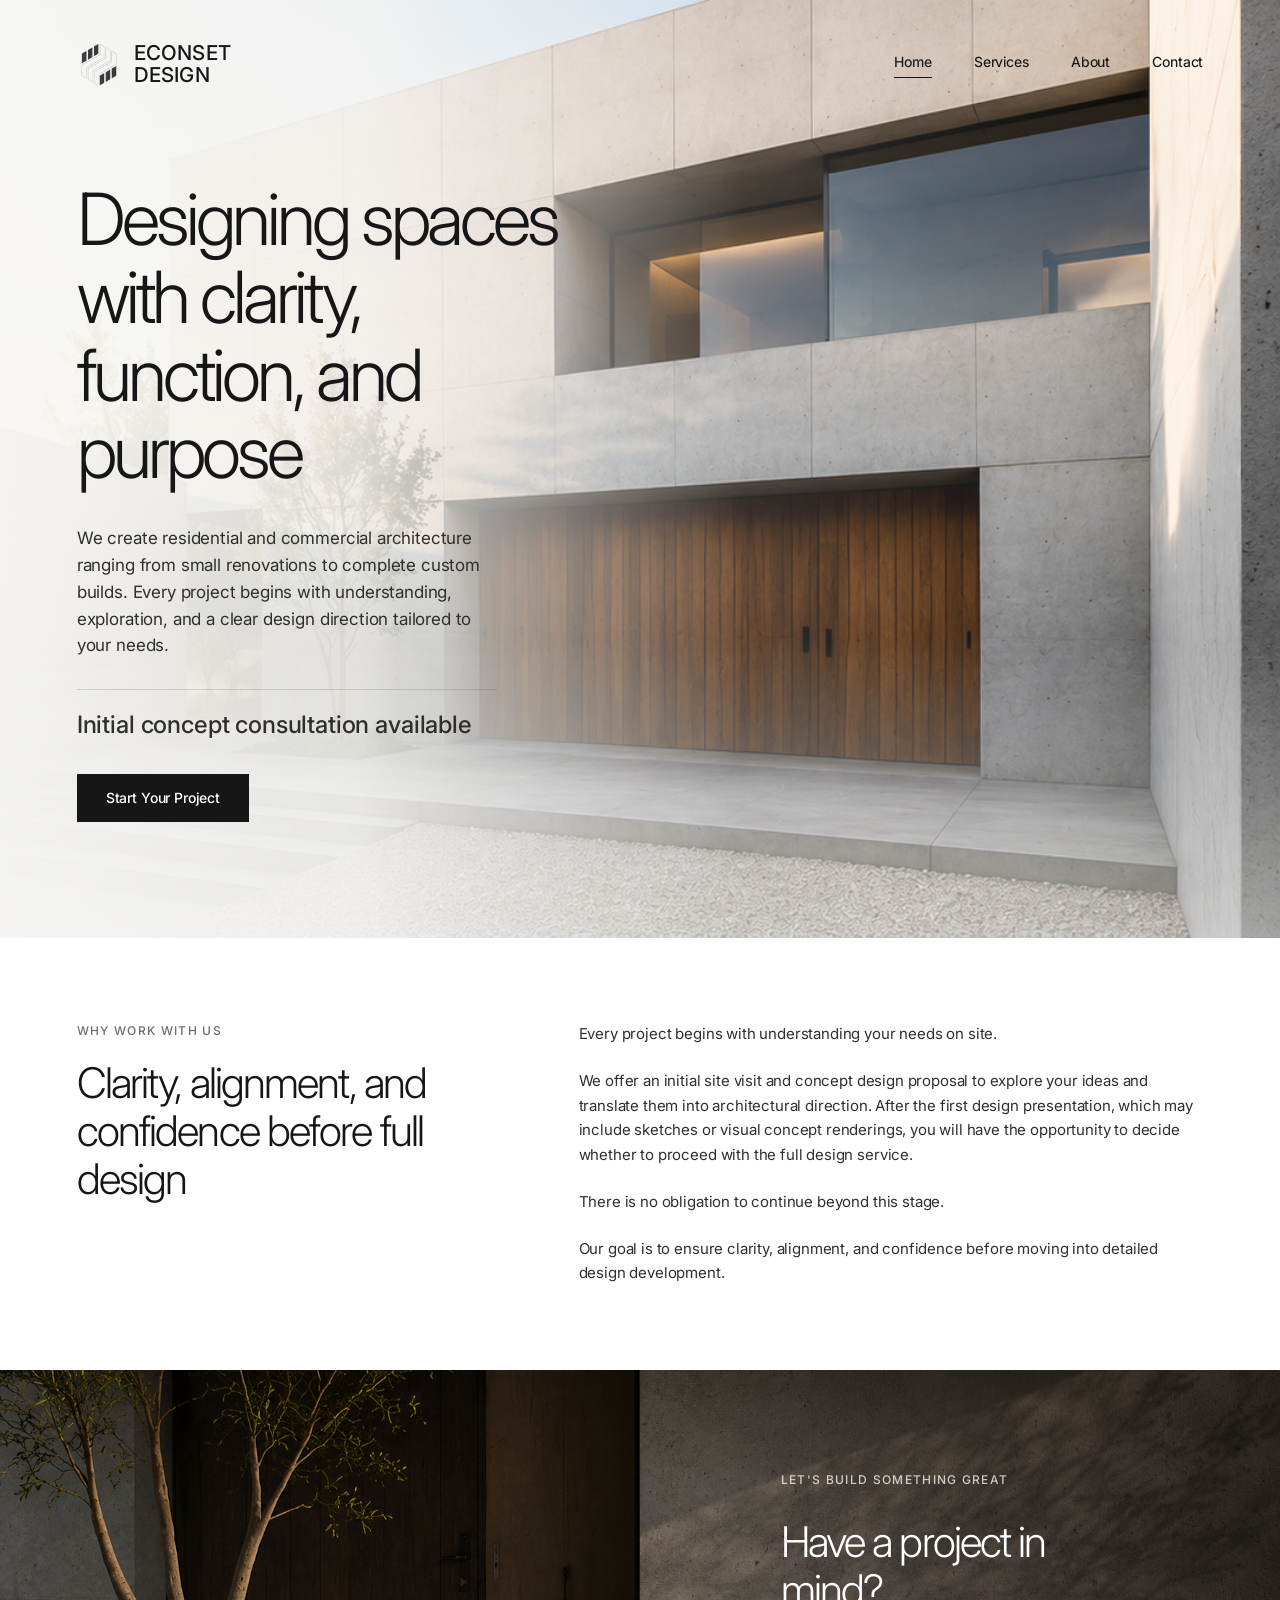
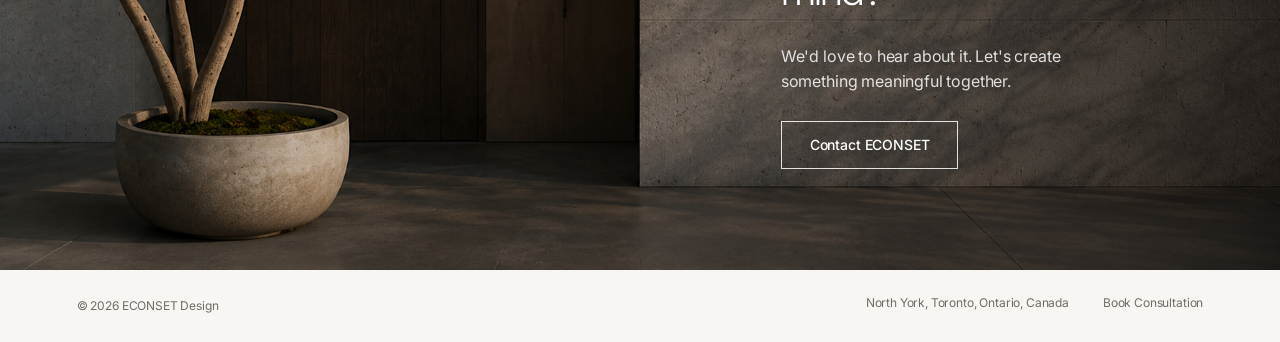
<file: index.html>
<!doctype html>
<html lang="en">
  <head>
    <meta charset="utf-8" />
    <meta name="viewport" content="width=device-width, initial-scale=1" />
    <meta name="description" content="ECONSET Design creates residential and commercial spaces with clarity, function, and purpose." />
    <title>ECONSET Design</title>
    <link rel="stylesheet" href="styles.css" />
  </head>
  <body data-page="home">
    <div class="site-shell">
      <header data-site-header></header>
      <main data-page-content>
        <section class="hero">
          <div class="hero-content">
            <h1>Designing spaces with clarity, function, and purpose</h1>
            <p>We create residential and commercial architecture ranging from small renovations to complete custom builds. Every project begins with understanding, exploration, and a clear design direction tailored to your needs.</p>
            <p class="hero-note">Initial concept consultation available</p>
            <a class="button" href="contact.html">Start Your Project</a>
          </div>
        </section>

        <section class="section intro-grid reveal">
          <div>
            <p class="section-label">Why Work With Us</p>
            <h2 class="home-why-heading"><span>Clarity, alignment,</span> <span>and confidence before full design</span></h2>
          </div>
          <div class="body-copy home-why-copy">
            <p>Every project begins with understanding your needs on site.</p>
            <p>We offer an initial site visit and concept design proposal to explore your ideas and translate them into architectural direction. After the first design presentation, which may include sketches or visual concept renderings, you will have the opportunity to decide whether to proceed with the full design service.</p>
            <p>There is no obligation to continue beyond this stage.</p>
            <p>Our goal is to ensure clarity, alignment, and confidence before moving into detailed design development.</p>
          </div>
        </section>

        <section class="cta reveal">
          <div class="cta-image" aria-hidden="true"></div>
          <div class="cta-content">
            <p class="section-label">Let's Build Something Great</p>
            <h2>Have a project in mind?</h2>
            <p>We'd love to hear about it. Let's create something meaningful together.</p>
            <a class="button button-outline" href="contact.html">Contact ECONSET</a>
          </div>
        </section>
      </main>
      <footer data-site-footer></footer>
    </div>
    <script src="script.js"></script>
  </body>
</html>
</file>
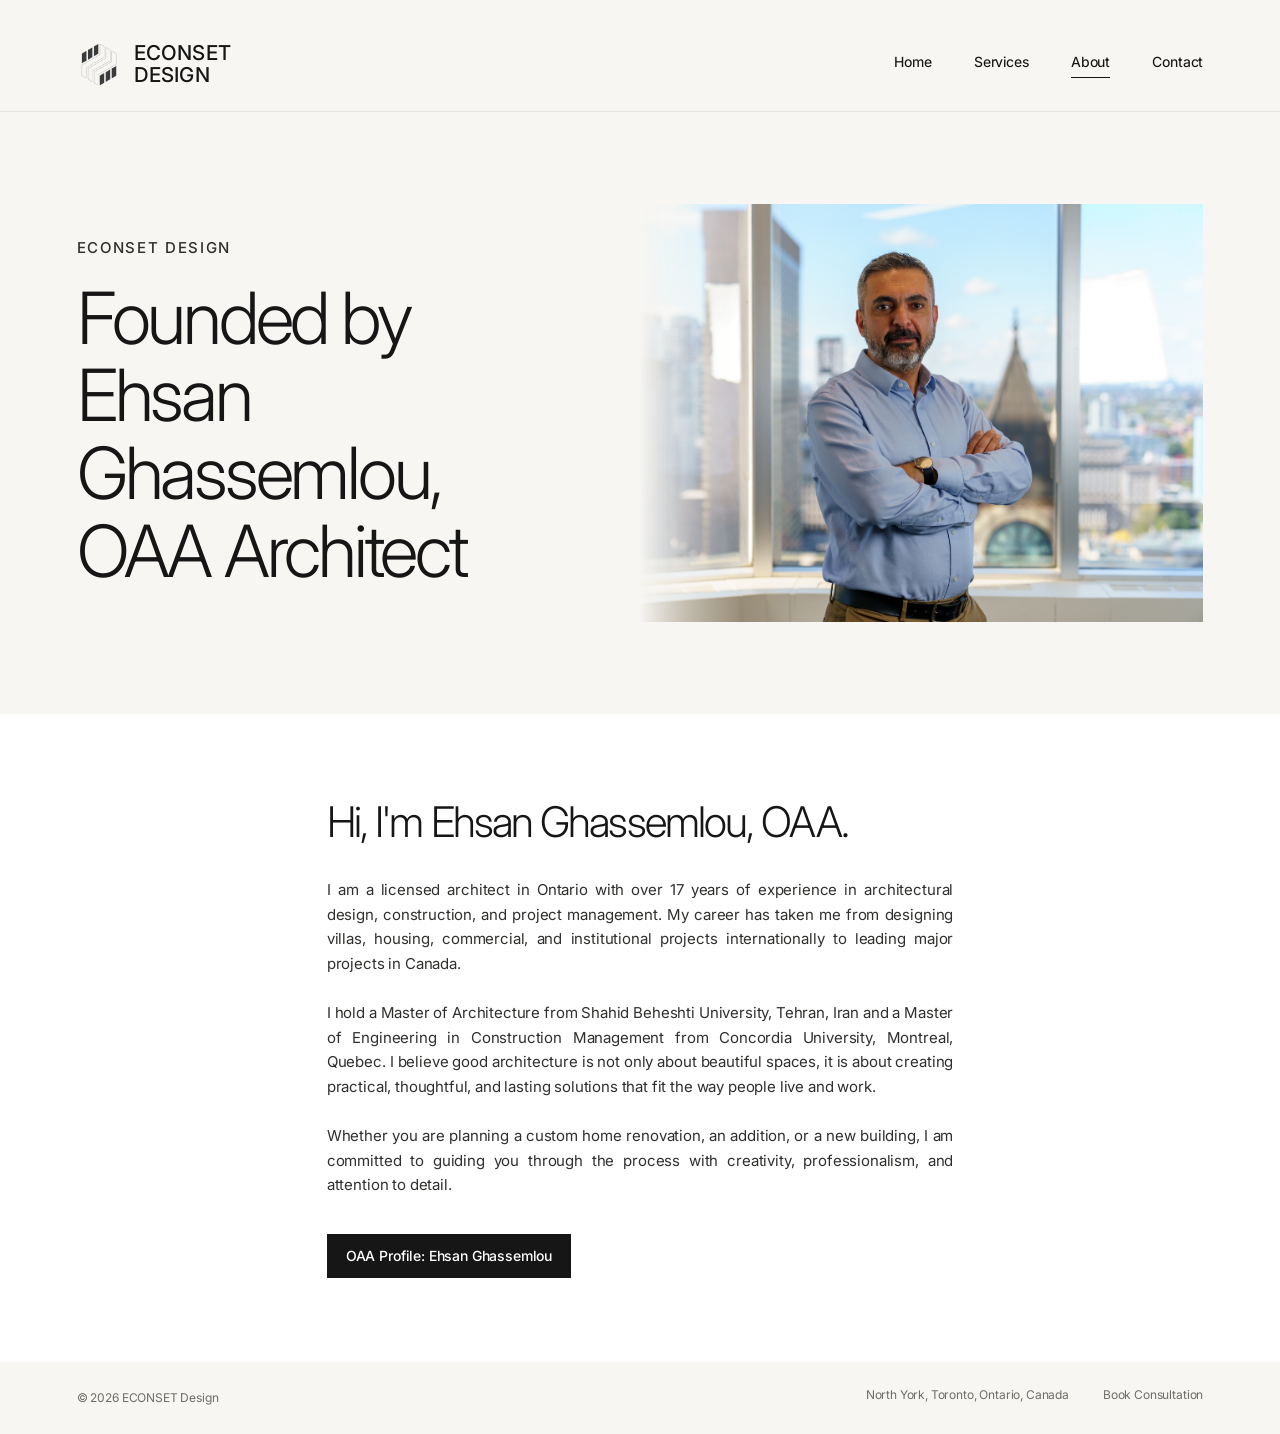
<file: about.html>
<!doctype html>
<html lang="en">
  <head>
    <meta charset="utf-8" />
    <meta name="viewport" content="width=device-width, initial-scale=1" />
    <meta name="description" content="Meet Ehsan Ghassemlou, OAA Architect, founder of ECONSET Design." />
    <title>About | ECONSET Design</title>
    <link rel="stylesheet" href="styles.css" />
  </head>
  <body data-page="about">
    <div class="site-shell">
      <header data-site-header></header>
      <main data-page-content>
        <section class="page-hero two-col-hero about-founder">
          <div>
            <p class="section-label">ECONSET Design</p>
            <h1>Founded by Ehsan Ghassemlou, OAA Architect</h1>
          </div>
          <img src="assets/ehsan-ghassemlou.jpg" alt="Ehsan Ghassemlou, OAA Architect" />
        </section>

        <section class="section narrative reveal">
          <h2>Hi, I'm Ehsan Ghassemlou, OAA.</h2>
          <p>I am a licensed architect in Ontario with over 17 years of experience in architectural design, construction, and project management. My career has taken me from designing villas, housing, commercial, and institutional projects internationally to leading major projects in Canada.</p>
          <p>I hold a Master of Architecture from Shahid Beheshti University, Tehran, Iran and a Master of Engineering in Construction Management from Concordia University, Montreal, Quebec. I believe good architecture is not only about beautiful spaces, it is about creating practical, thoughtful, and lasting solutions that fit the way people live and work.</p>
          <p>Whether you are planning a custom home renovation, an addition, or a new building, I am committed to guiding you through the process with creativity, professionalism, and attention to detail.</p>
          <a class="text-link profile-link" href="https://oaa.on.ca/oaa-directory/search-architects/search-architects-detail/EhsanGhassemlou" target="_blank" rel="noreferrer">
            OAA Profile: Ehsan Ghassemlou
          </a>
        </section>
      </main>
      <footer data-site-footer></footer>
    </div>
    <script src="script.js"></script>
  </body>
</html>
</file>
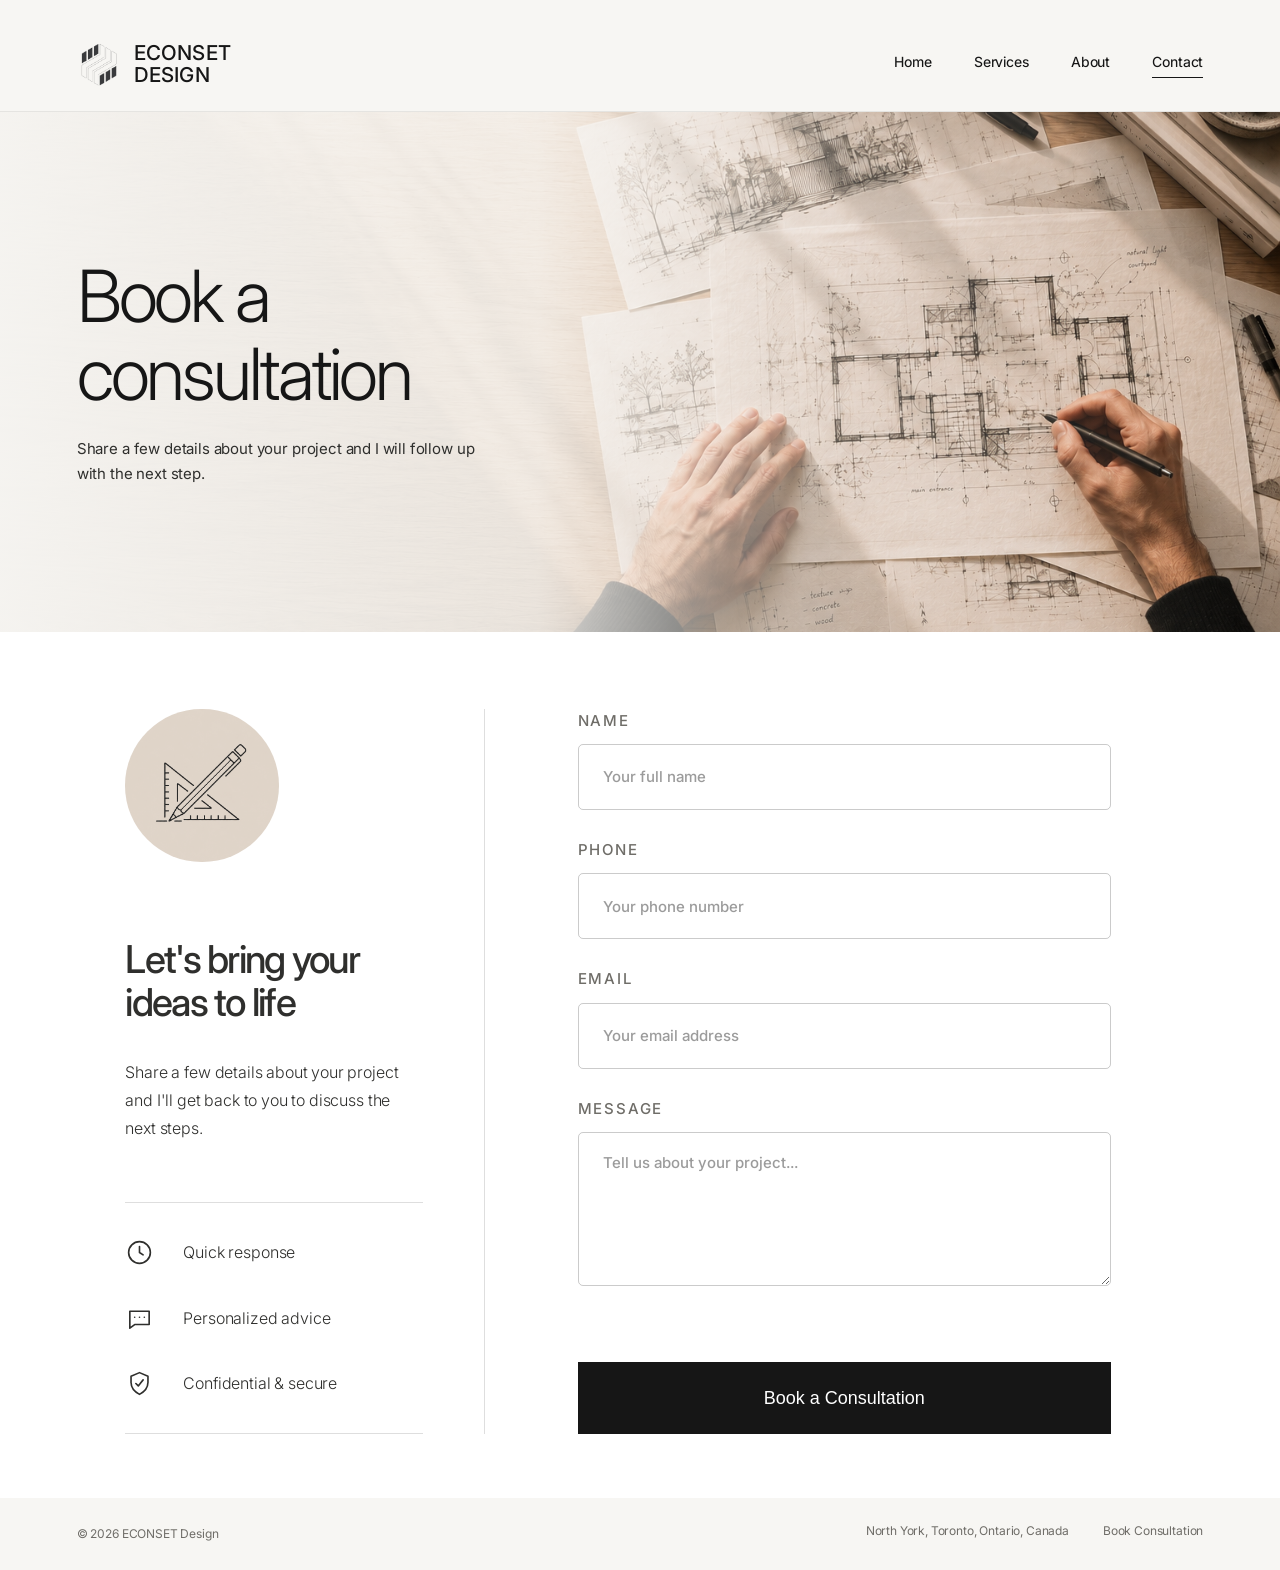
<file: contact.html>
<!doctype html>
<html lang="en">
  <head>
    <meta charset="utf-8" />
    <meta name="viewport" content="width=device-width, initial-scale=1" />
    <meta name="description" content="Contact ECONSET Design to book an initial consultation." />
    <title>Contact | ECONSET Design</title>
    <link rel="stylesheet" href="styles.css" />
  </head>
  <body data-page="contact">
    <div class="site-shell">
      <header data-site-header></header>
      <main data-page-content>
        <section class="page-hero contact-hero">
          <div>
            <h1>Book a consultation</h1>
            <p class="contact-hero-copy"><span>Share a few details about your project and I will follow up</span><span>with the next step.</span></p>
          </div>
          <img src="assets/contact-exterior.jpg" alt="Modern concrete exterior with warm wood entry" />
        </section>

        <section class="section contact-grid consultation-layout reveal" id="consultation">
          <div class="contact-details consultation-copy-panel">
            <div class="contact-photo-frame contact-photo-large">
              <img src="assets/drafting-pencil.jpg" alt="Architectural drafting pencil and sketch" />
            </div>
            <div class="consultation-copy">
              <h2>Let's bring your ideas to life</h2>
              <p>Share a few details about your project and I'll get back to you to discuss the next steps.</p>
            </div>
            <div class="contact-list consultation-benefits" aria-label="Consultation benefits">
              <p class="contact-item">
                <svg aria-hidden="true" viewBox="0 0 24 24"><circle cx="12" cy="12" r="9" /><path d="M12 7v5l3 2" /></svg>
                <span>Quick response</span>
              </p>
              <p class="contact-item">
                <svg aria-hidden="true" viewBox="0 0 24 24"><path d="M4 6h16v11H8l-4 3V6z" /><path d="M8 11h.01M12 11h.01M16 11h.01" /></svg>
                <span>Personalized advice</span>
              </p>
              <p class="contact-item">
                <svg aria-hidden="true" viewBox="0 0 24 24"><path d="M12 3 5 6v5c0 4.5 2.8 7.8 7 10 4.2-2.2 7-5.5 7-10V6l-7-3z" /><path d="m9 12 2 2 4-5" /></svg>
                <span>Confidential &amp; secure</span>
              </p>
            </div>
          </div>

          <form id="consultation-form" class="contact-form consultation-form" action="https://formspree.io/f/mlgkrqze" method="POST" novalidate>
            <input type="hidden" name="_subject" value="New Consultation Request from ECONSET Website" />
            <label><span>Name</span><input type="text" name="name" autocomplete="name" placeholder="Your full name" required /></label>
            <label><span>Phone</span><input type="tel" name="phone" autocomplete="tel" placeholder="Your phone number" /></label>
            <label><span>Email</span><input type="email" name="email" autocomplete="email" placeholder="Your email address" /></label>
            <label><span>Message</span><textarea name="message" rows="6" placeholder="Tell us about your project..." required></textarea></label>
            <p id="form-error" class="form-error" aria-live="polite"></p>
            <button class="button consultation-submit" type="submit"><span>Book a Consultation</span></button>
          </form>
        </section>
      </main>
      <footer data-site-footer></footer>
    </div>
    <script src="script.js"></script>
  </body>
</html>
</file>
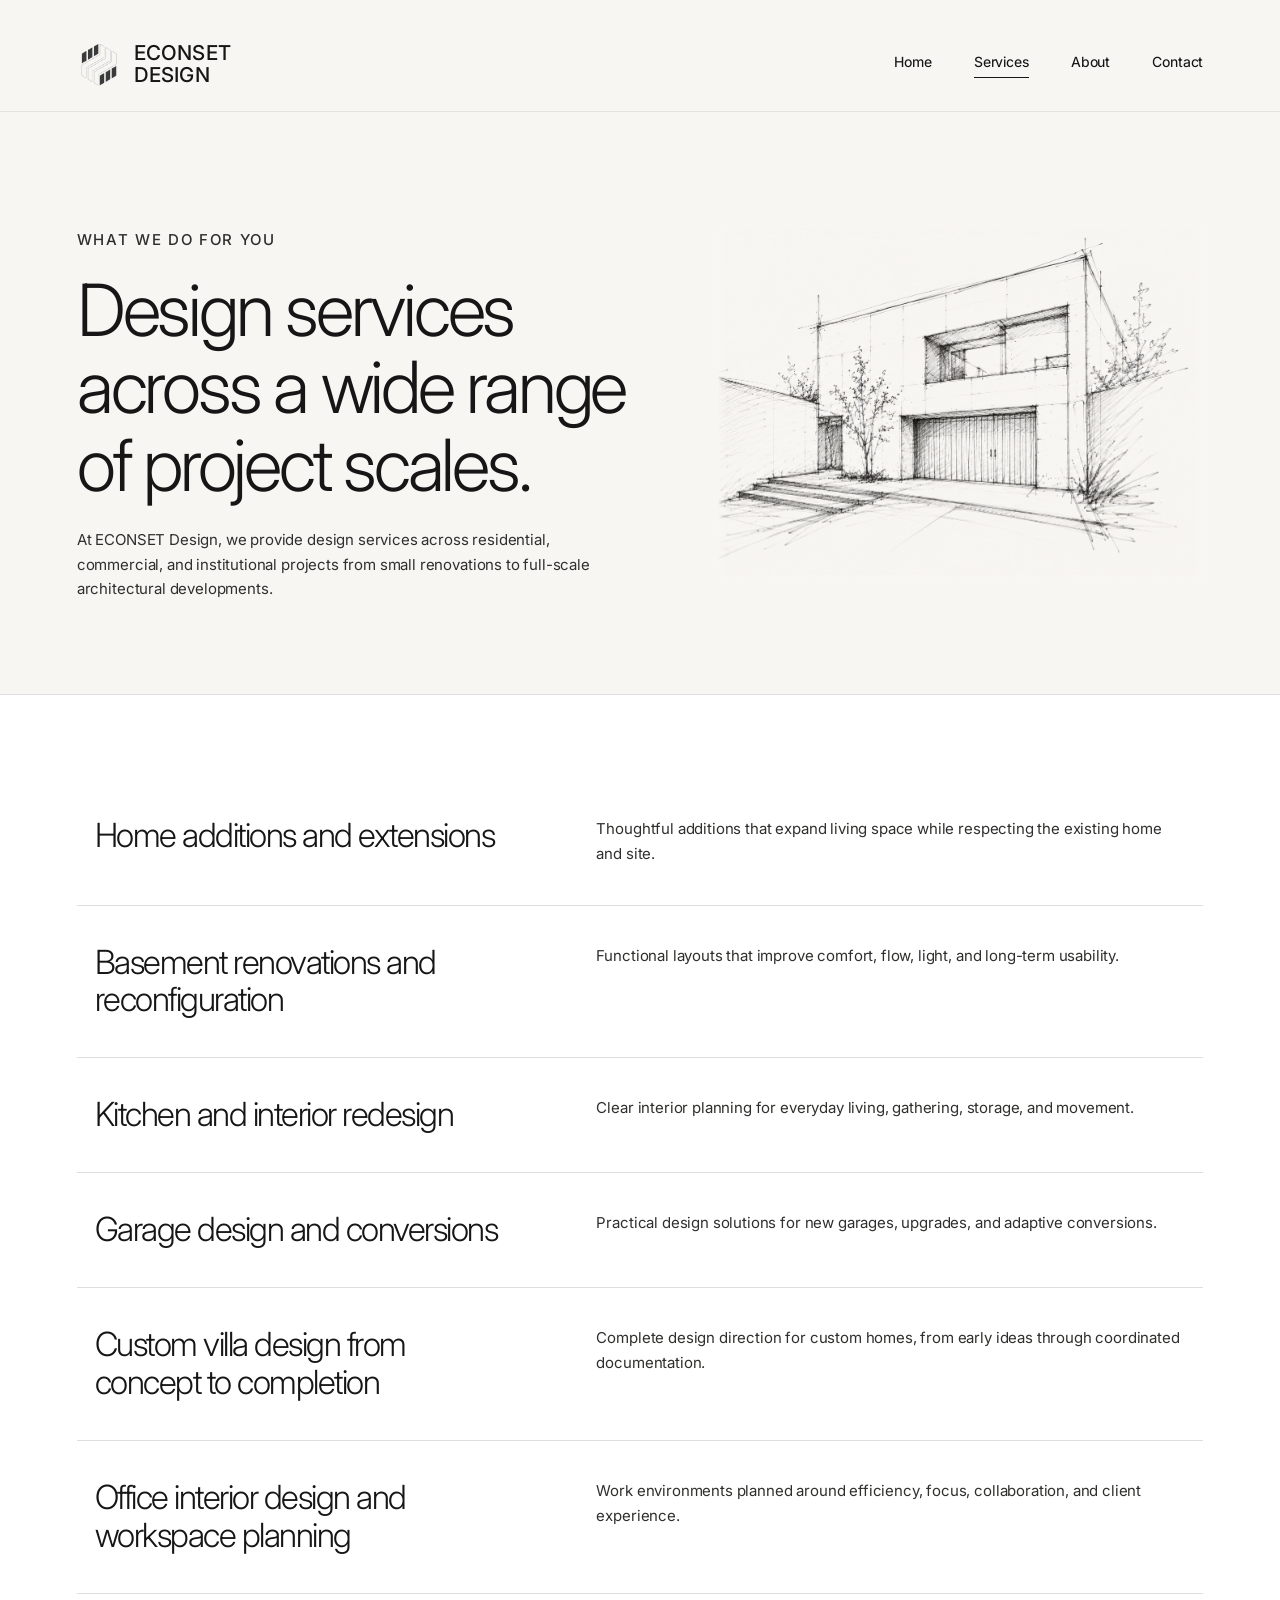
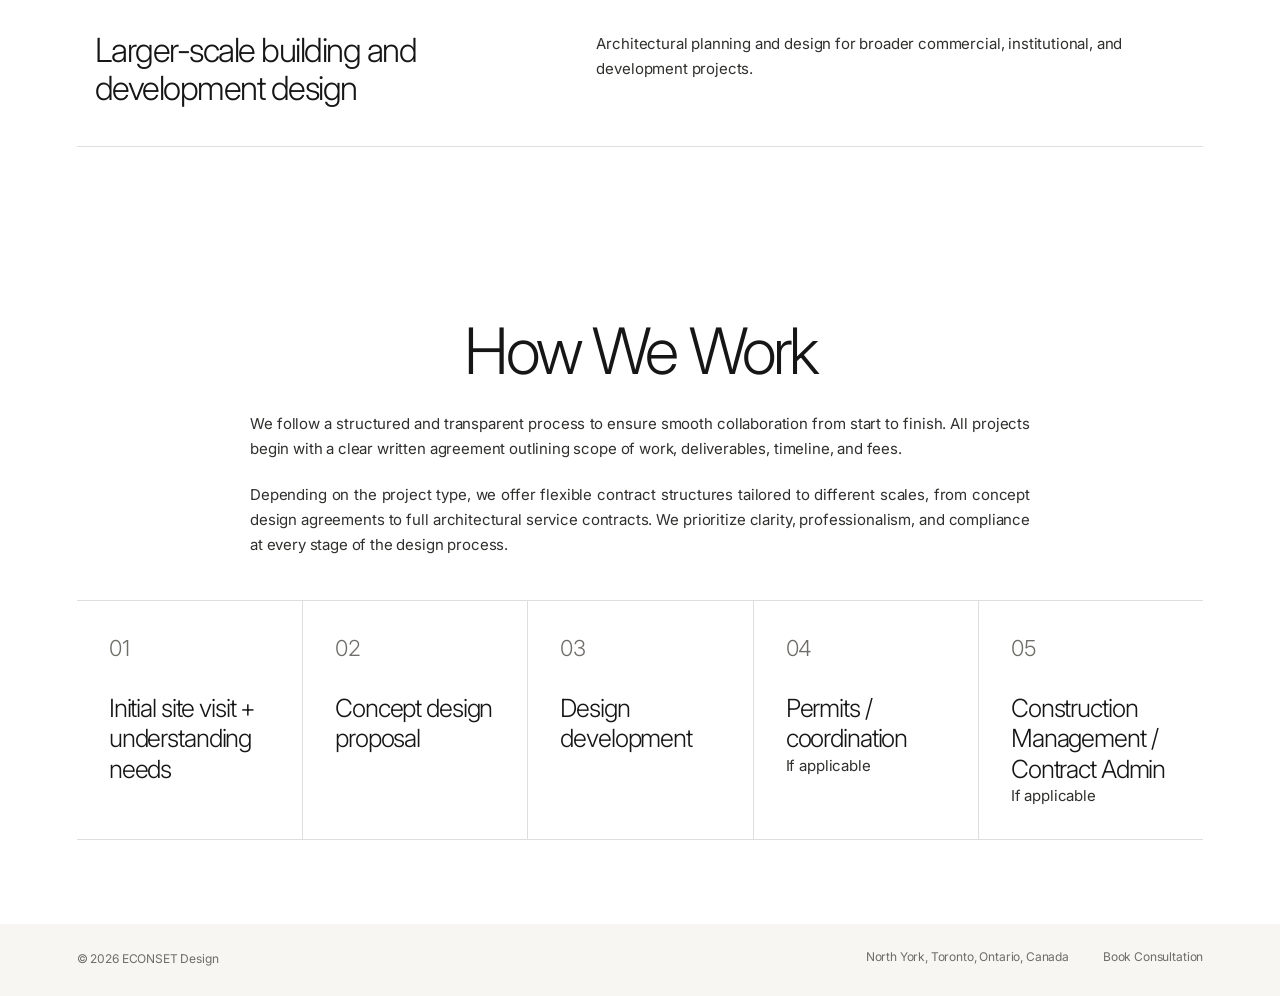
<file: services.html>
<!doctype html>
<html lang="en">
  <head>
    <meta charset="utf-8" />
    <meta name="viewport" content="width=device-width, initial-scale=1" />
    <meta name="description" content="ECONSET Design services for residential, commercial, and institutional projects." />
    <title>Services | ECONSET Design</title>
    <link rel="stylesheet" href="styles.css" />
  </head>
  <body data-page="services">
    <div class="site-shell">
      <header data-site-header></header>
      <main data-page-content>
        <section class="page-hero two-col-hero services-hero">
          <div>
            <p class="section-label">What We Do for You</p>
            <h1>Design services across a wide range of project scales.</h1>
            <p>At ECONSET Design, we provide design services across residential, commercial, and institutional projects from small renovations to full-scale architectural developments.</p>
          </div>
          <div class="image-edge-fade">
            <img src="assets/interior.jpg" alt="Warm modern residential interior" />
          </div>
        </section>

        <section class="section service-list reveal">
          <article class="service-row">
            <h2>Home additions and extensions</h2>
            <p>Thoughtful additions that expand living space while respecting the existing home and site.</p>
          </article>
          <article class="service-row">
            <h2>Basement renovations and reconfiguration</h2>
            <p>Functional layouts that improve comfort, flow, light, and long-term usability.</p>
          </article>
          <article class="service-row">
            <h2>Kitchen and interior redesign</h2>
            <p>Clear interior planning for everyday living, gathering, storage, and movement.</p>
          </article>
          <article class="service-row">
            <h2>Garage design and conversions</h2>
            <p>Practical design solutions for new garages, upgrades, and adaptive conversions.</p>
          </article>
          <article class="service-row">
            <h2>Custom villa design from concept to completion</h2>
            <p>Complete design direction for custom homes, from early ideas through coordinated documentation.</p>
          </article>
          <article class="service-row">
            <h2>Office interior design and workspace planning</h2>
            <p>Work environments planned around efficiency, focus, collaboration, and client experience.</p>
          </article>
          <article class="service-row">
            <h2>Larger-scale building and development design</h2>
            <p>Architectural planning and design for broader commercial, institutional, and development projects.</p>
          </article>
        </section>

        <section class="section process-section reveal">
          <h2 class="process-heading">How We Work</h2>
          <div class="body-copy process-copy">
            <p>We follow a structured and transparent process to ensure smooth collaboration from start to finish. All projects begin with a clear written agreement outlining scope of work, deliverables, timeline, and fees.</p>
            <p>Depending on the project type, we offer flexible contract structures tailored to different scales, from concept design agreements to full architectural service contracts. We prioritize clarity, professionalism, and compliance at every stage of the design process.</p>
          </div>
          <div class="process-list">
            <article class="process-step"><span>01</span><div><h2>Initial site visit + understanding needs</h2></div></article>
            <article class="process-step"><span>02</span><div><h2>Concept design proposal</h2></div></article>
            <article class="process-step"><span>03</span><div><h2>Design development</h2></div></article>
            <article class="process-step"><span>04</span><div><h2>Permits / coordination</h2><p>If applicable</p></div></article>
            <article class="process-step"><span>05</span><div><h2>Construction Management / Contract Admin</h2><p>If applicable</p></div></article>
          </div>
        </section>
      </main>
      <footer data-site-footer></footer>
    </div>
    <script src="script.js"></script>
  </body>
</html>
</file>
<file: styles.css>
@import url("https://fonts.googleapis.com/css2?family=Inter:wght@300;400;450;500;600&display=swap");

:root {
  --color-ink: #161616;
  --color-ink-soft: #2f2f2d;
  --color-muted: #6f6d68;
  --color-paper: #f7f6f3;
  --color-white: #ffffff;
  --color-warm-white: #f2eee7;
  --color-stone: #d4ccc2;
  --color-stone-mid: #a6a09a;
  --color-concrete: #625e58;
  --color-wood: #4f3321;
  --color-line: rgba(22, 22, 22, 0.14);
  --font-main: "Neue Haas Grotesk", "Inter", "Helvetica Neue", Arial, sans-serif;
  --page-max: 1280px;
  --section-x: clamp(24px, 6vw, 78px);
  --transition: 180ms ease;
  --ease-luxe: cubic-bezier(0.16, 1, 0.3, 1);
}

* { box-sizing: border-box; }
html { scroll-behavior: smooth; }
body {
  margin: 0;
  font-family: var(--font-main);
  color: var(--color-ink);
  background: var(--color-paper);
  font-size: 16px;
  line-height: 1.55;
  letter-spacing: -0.01em;
}
body.is-ready main {
  animation: pageFadeUp 620ms var(--ease-luxe) both;
}
body.menu-open { overflow: hidden; }
img { max-width: 100%; display: block; }
a { color: inherit; text-decoration: none; }
p, h1, h2, h3 { margin: 0; }
p, h1, h2, h3, a, span { overflow-wrap: break-word; }

.site-shell {
  width: min(100%, var(--page-max));
  margin: 0 auto;
  background: var(--color-white);
  overflow: hidden;
}

.site-header {
  position: absolute;
  z-index: 20;
  top: 0;
  left: 50%;
  width: min(100%, var(--page-max));
  transform: translateX(-50%);
  display: flex;
  align-items: center;
  justify-content: space-between;
  padding: 42px var(--section-x) 0;
}

.static-header {
  position: sticky;
  transform: none;
  left: auto;
  border-bottom: 1px solid rgba(22, 22, 22, 0.08);
  background: rgba(247, 246, 243, 0.94);
  backdrop-filter: blur(14px);
  padding-bottom: 24px;
}

.logo {
  display: inline-flex;
  align-items: center;
  gap: 12px;
  font-size: clamp(18px, 1.6vw, 23px);
  font-weight: 500;
  line-height: 1.08;
  letter-spacing: 0.01em;
  text-transform: uppercase;
}
.logo img {
  width: clamp(34px, 3.5vw, 46px);
  height: clamp(34px, 3.5vw, 46px);
  object-fit: contain;
}

.nav {
  display: flex;
  align-items: center;
  gap: clamp(24px, 3.3vw, 48px);
  font-size: 14px;
  font-weight: 450;
}
.nav a {
  position: relative;
  padding-bottom: 5px;
  border-bottom: 0;
  transition: opacity var(--transition);
}
.nav a::after {
  content: "";
  position: absolute;
  right: 0;
  bottom: 0;
  left: 0;
  height: 1px;
  background: currentColor;
  transform: scaleX(0);
  transform-origin: left;
  transition: transform 420ms var(--ease-luxe);
}
.nav a:hover::after, .nav a.is-active::after { transform: scaleX(1); }
.menu-button {
  display: none;
  width: 28px;
  height: 20px;
  border: 0;
  background: transparent;
  padding: 0;
}
.menu-button span {
  display: block;
  height: 1px;
  margin: 6px 0;
  background: var(--color-ink);
}

.hero {
  position: relative;
  min-height: 800px;
  padding: 180px var(--section-x) 116px;
  display: grid;
  align-items: center;
  isolation: isolate;
}
.hero::before {
  content: "";
  position: absolute;
  inset: 0;
  z-index: -2;
  background:
    linear-gradient(90deg, rgba(247,246,243,0.97) 0%, rgba(247,246,243,0.86) 28%, rgba(247,246,243,0.18) 58%, rgba(247,246,243,0) 100%),
    url("assets/hero-exterior.jpg");
  background-size: cover;
  background-position: 100% center;
  background-repeat: no-repeat;
  transform: scale(1);
  animation: imageSettle 720ms var(--ease-luxe) both;
}
.hero::after {
  content: "";
  position: absolute;
  inset: auto 0 0;
  height: 32%;
  z-index: -1;
  background: linear-gradient(0deg, rgba(247,246,243,0.52), transparent);
}
.hero-content { width: 100%; max-width: 500px; }
.hero-content, .page-hero > div, .body-copy, .contact-details, .contact-form { min-width: 0; }
.hero-content > *, .page-hero > div > * {
  animation: softRise 680ms var(--ease-luxe) both;
}
.hero-content > :nth-child(1), .page-hero > div > :nth-child(1) { animation-delay: 80ms; }
.hero-content > :nth-child(2), .page-hero > div > :nth-child(2) { animation-delay: 180ms; }
.hero-content > :nth-child(3), .page-hero > div > :nth-child(3) { animation-delay: 300ms; }
.hero-content > :nth-child(4), .page-hero > div > :nth-child(4) { animation-delay: 420ms; }
.hero h1 {
  margin: 0 0 34px;
  max-width: 610px;
  font-size: clamp(46px, 6vw, 72px);
  font-weight: 300;
  line-height: 1.08;
  letter-spacing: -0.055em;
}
.hero p {
  max-width: 420px;
  margin: 0 0 30px;
  color: var(--color-ink-soft);
  font-size: 17px;
  line-height: 1.58;
}
.hero-note {
  padding-top: 16px;
  border-top: 1px solid var(--color-line);
  font-size: 24px !important;
  font-weight: 500;
}

.button {
  display: inline-flex;
  align-items: center;
  justify-content: center;
  min-height: 48px;
  padding: 0 28px;
  border: 1px solid var(--color-ink);
  background: var(--color-ink);
  color: var(--color-white);
  font-size: 14px;
  font-weight: 500;
  line-height: 1;
  transition: background var(--transition), color var(--transition), border-color var(--transition), transform var(--transition);
}
.button:hover { background: transparent; color: var(--color-ink); transform: translateY(-1px); }
.button-outline { background: transparent; color: var(--color-white); border-color: rgba(255,255,255,0.85); }
.button-outline:hover { background: var(--color-white); color: var(--color-ink); }

.section { padding: 84px var(--section-x); }
.section-label {
  margin: 0 0 18px;
  color: var(--color-muted);
  font-size: 12px;
  font-weight: 500;
  letter-spacing: 0.11em;
  text-transform: uppercase;
}
h1, h2 {
  font-weight: 300;
  letter-spacing: -0.045em;
}
h2 {
  margin-bottom: 30px;
  font-size: clamp(30px, 3.3vw, 46px);
  line-height: 1.14;
}
h3 { font-size: 16px; font-weight: 500; }
.body-copy { display: grid; gap: 22px; max-width: 720px; }
.body-copy p, .page-hero p, .about-strip p, .process-grid p, .service-list p, .process-list p, .narrative p, .contact-details {
  color: var(--color-ink-soft);
  font-size: 15px;
  line-height: 1.65;
}
.text-link {
  width: fit-content;
  display: inline-flex;
  margin-top: 12px;
  padding-bottom: 5px;
  border-bottom: 1px solid currentColor;
  font-size: 14px;
  font-weight: 500;
}
.section-kicker {
  max-width: 720px;
  margin-bottom: 34px;
}

.intro-grid, .about-strip {
  display: grid;
  grid-template-columns: minmax(280px, 0.78fr) minmax(420px, 1.22fr);
  gap: clamp(52px, 8vw, 120px);
  align-items: start;
}
.about-strip img {
  width: 100%;
  aspect-ratio: 2.2 / 1;
  object-fit: cover;
  object-position: center;
}

.process-preview { padding-top: 10px; }
.process-grid {
  display: grid;
  grid-template-columns: repeat(4, 1fr);
  margin-top: 34px;
}
.process-grid article {
  min-height: 140px;
  padding-right: clamp(24px, 3.5vw, 58px);
}
.process-grid article + article {
  border-left: 1px solid var(--color-line);
  padding-left: clamp(24px, 3.5vw, 58px);
}
.process-grid span {
  display: block;
  margin-bottom: 12px;
  font-size: 24px;
  font-weight: 300;
  letter-spacing: -0.03em;
}
.process-grid h3 { margin-bottom: 14px; }

.cta {
  min-height: 500px;
  display: grid;
  grid-template-columns: 0.55fr 0.45fr;
  align-items: center;
  color: var(--color-white);
  background:
    linear-gradient(90deg, rgba(0,0,0,0.02) 0%, rgba(0,0,0,0.08) 40%, rgba(0,0,0,0.76) 100%),
    url("assets/courtyard.jpg");
  background-size: cover;
  background-position: left bottom;
  background-repeat: no-repeat;
}
.cta-image {
  display: none;
}
.cta-content { max-width: 470px; padding: 70px var(--section-x); grid-column: 2; }
.cta .section-label { color: rgba(255,255,255,0.74); }
.cta p { max-width: 330px; margin-bottom: 28px; color: rgba(255,255,255,0.84); }

.page-hero {
  min-height: 450px;
  display: grid;
  align-content: center;
  gap: 24px;
  padding: 92px var(--section-x);
  background: var(--color-paper);
}
.page-hero h1 {
  max-width: 820px;
  font-size: clamp(42px, 6vw, 72px);
  line-height: 1.08;
}
.two-col-hero {
  grid-template-columns: minmax(0, 0.82fr) minmax(330px, 0.72fr);
  align-items: center;
  gap: clamp(40px, 7vw, 90px);
}
.services-hero p {
  margin-top: 24px;
}
.two-col-hero img, .contact-hero img {
  width: 100%;
  aspect-ratio: 1.35 / 1;
  object-fit: cover;
  object-position: center;
  animation: imageSettle 720ms var(--ease-luxe) 120ms both;
  transition: transform 1800ms var(--ease-luxe);
}
.two-col-hero:hover img { transform: scale(1.02); }
.image-edge-fade {
  position: relative;
  width: 100%;
  background: var(--color-paper);
  overflow: hidden;
}
.image-edge-fade::after {
  content: "";
  position: absolute;
  inset: 0;
  pointer-events: none;
  background:
    linear-gradient(to right, var(--color-paper), rgba(247,246,243,0) 10px, rgba(247,246,243,0) calc(100% - 10px), var(--color-paper)),
    linear-gradient(to bottom, var(--color-paper), rgba(247,246,243,0) 10px, rgba(247,246,243,0) calc(100% - 10px), var(--color-paper));
}
.image-edge-fade img {
  width: 100%;
}
.contact-hero img {
  aspect-ratio: 1.18 / 1;
  object-position: center;
}
.contact-hero {
  position: relative;
  min-height: 520px;
  isolation: isolate;
  overflow: hidden;
}
.contact-hero::before {
  content: "";
  position: absolute;
  inset: 0;
  z-index: -1;
  background:
    linear-gradient(90deg, rgba(247,246,243,0.98) 0%, rgba(247,246,243,0.86) 42%, rgba(247,246,243,0.24) 66%, rgba(247,246,243,0) 100%),
    url("assets/contact-exterior.jpg");
  background-size: cover;
  background-position: right center;
  background-repeat: no-repeat;
  animation: imageSettle 720ms var(--ease-luxe) 120ms both;
}
.contact-hero > div {
  max-width: 520px;
}
.contact-hero h1 {
  margin-bottom: 24px;
}
.contact-hero img {
  display: none;
}
.about-founder img { object-position: center; }

.service-list { display: grid; gap: 0; border-top: 1px solid var(--color-line); }
.service-list article {
  display: grid;
  grid-template-columns: minmax(280px, 0.7fr) minmax(320px, 1fr);
  gap: clamp(28px, 7vw, 96px);
  padding: 38px clamp(0px, 1.4vw, 18px);
  border-bottom: 1px solid var(--color-line);
  transition: background-color var(--transition);
}
.service-list article:hover { background: rgba(212, 204, 194, 0.16); }
.service-list h2 { margin: 0; font-size: clamp(24px, 2.6vw, 34px); }

.process-list {
  display: grid;
  grid-template-columns: repeat(5, 1fr);
  margin-top: 34px;
  border-top: 1px solid var(--color-line);
  border-bottom: 1px solid var(--color-line);
}
.process-list article {
  display: grid;
  grid-template-columns: 1fr;
  gap: 28px;
  align-content: start;
  min-height: 210px;
  padding: 30px clamp(20px, 2.5vw, 32px);
}
.process-list article + article { border-left: 1px solid var(--color-line); }
.process-list span { color: var(--color-muted); font-size: 22px; font-weight: 300; }
.process-list h2 { margin: 0; font-size: clamp(19px, 2vw, 25px); line-height: 1.22; }
.process-copy {
  max-width: 780px;
  margin: 12px auto 42px;
  text-align: justify;
}
.process-heading {
  margin-bottom: 24px;
  font-size: clamp(38px, 5vw, 66px);
  text-align: center;
}

.narrative {
  max-width: 780px;
  display: grid;
  gap: 24px;
  margin: 0 auto;
}
.narrative h2 { margin-bottom: 8px; }
.narrative p { text-align: justify; }
.profile-link {
  min-height: 44px;
  padding: 0 18px;
  border: 1px solid var(--color-ink);
  align-items: center;
  background: var(--color-ink);
  color: var(--color-white);
  transition: background var(--transition), color var(--transition), border-color var(--transition), transform var(--transition);
}
.profile-link:hover {
  background: transparent;
  color: var(--color-ink);
  transform: translateY(-1px);
}

.contact-hero {
  grid-template-columns: minmax(0, 0.82fr) minmax(320px, 0.7fr);
  align-items: center;
}
.contact-grid {
  display: grid;
  grid-template-columns: repeat(2, minmax(0, 1fr));
  gap: 0;
  align-items: stretch;
  border-top: 1px solid var(--color-line);
  scroll-margin-top: 84px;
}
.contact-details {
  display: grid;
  grid-template-rows: 1fr auto 1fr auto;
  align-content: start;
  gap: 22px;
  padding-right: clamp(34px, 6vw, 78px);
  font-size: clamp(19px, 1.5vw, 21px);
  font-weight: 300;
}
.contact-list {
  display: grid;
  gap: 0;
}
.contact-photo-frame {
  width: 128px;
  aspect-ratio: 1;
  border-radius: 50%;
  overflow: hidden;
  background: var(--color-warm-white);
}
.contact-photo-frame img {
  width: 100%;
  height: 100%;
  object-fit: cover;
}
.contact-form {
  display: grid;
  grid-template-columns: 1fr;
  align-content: start;
  gap: 12px;
  padding-left: clamp(34px, 6vw, 78px);
  border-left: 1px solid var(--color-line);
  font-size: clamp(16px, 1.35vw, 18px);
}
.contact-form label:has(textarea),
.form-helper,
.contact-form .button {
  grid-column: 1 / -1;
}
.contact-item {
  display: grid;
  grid-template-columns: 24px minmax(0, 1fr);
  gap: 16px;
  align-items: start;
}
.contact-item svg {
  width: 21px;
  height: 21px;
  margin-top: 5px;
  fill: none;
  stroke: currentColor;
  stroke-width: 1.45;
  stroke-linecap: round;
  stroke-linejoin: round;
}
.contact-details .button { align-self: end; width: fit-content; }
.contact-form label { display: grid; gap: 4px; color: var(--color-muted); font-size: inherit; font-weight: 500; letter-spacing: 0.08em; text-transform: uppercase; }
.contact-form input, .contact-form textarea {
  width: 100%;
  border: 0;
  border-bottom: 1px solid var(--color-line);
  background: transparent;
  color: var(--color-ink);
  font: inherit;
  outline: none;
  padding: 8px 0;
  min-height: 34px;
}
.contact-form textarea { height: 78px; min-height: 78px; }
.contact-form textarea { resize: vertical; }
.contact-form input:focus, .contact-form textarea:focus { border-color: var(--color-ink); }
.contact-form .button { width: fit-content; margin-top: 0; cursor: pointer; }
.form-helper {
  max-width: 460px;
  color: var(--color-muted);
  font-size: 13px;
  line-height: 1.55;
}
.form-error {
  min-height: 20px;
  color: var(--color-wood);
  font-size: 13px;
  line-height: 1.45;
}
.consultation-layout {
  border-top: 0;
  background: var(--color-white);
}
.consultation-copy-panel {
  align-content: start;
}
.contact-photo-large {
  background: var(--color-warm-white);
}
.contact-photo-large img {
  object-fit: cover;
  object-position: center;
}
.consultation-copy {
  display: grid;
  gap: 18px;
}
.consultation-copy h2 {
  margin: 0;
  max-width: 360px;
  font-weight: 500;
  line-height: 1.12;
  letter-spacing: -0.045em;
}
.consultation-copy p {
  max-width: 420px;
  color: var(--color-ink-soft);
}
.consultation-benefits {
  border-top: 1px solid var(--color-line);
  border-bottom: 1px solid var(--color-line);
}
.consultation-benefits .contact-item {
  color: var(--color-ink-soft);
}
.consultation-form input,
.consultation-form textarea {
  border: 1px solid rgba(22, 22, 22, 0.22);
  border-radius: 5px;
}
.consultation-form input::placeholder,
.consultation-form textarea::placeholder {
  color: rgba(47, 47, 45, 0.48);
}
.consultation-submit {
  gap: clamp(32px, 8vw, 108px);
}

@media (min-width: 861px) {
  .contact-grid {
    --contact-column-padding: clamp(48px, 5vw, 76px);
    --contact-column-height: 590px;
    --contact-button-width: 320px;
    grid-template-columns: 1fr 1fr;
    min-height: 700px;
    padding-top: clamp(78px, 7vw, 112px);
    padding-bottom: 0;
  }

  .contact-hero-copy span {
    display: block;
  }

  .contact-hero-copy span:first-child {
    white-space: nowrap;
  }

  .contact-details {
    min-height: var(--contact-column-height);
    grid-template-rows: 1fr auto 1fr auto;
    align-content: stretch;
    padding-right: var(--contact-column-padding);
    padding-left: var(--contact-column-padding);
    font-size: 15px;
  }

  .contact-list {
    grid-row: 2;
    gap: 0;
  }

  .contact-item {
    grid-template-columns: 34px minmax(0, 1fr);
    gap: clamp(20px, 2vw, 30px);
    align-items: center;
  }

  .contact-item svg {
    width: 28px;
    height: 28px;
    margin-top: 0;
    stroke-width: 1.35;
  }

  .contact-details .button {
    grid-row: 4;
    width: min(var(--contact-button-width), 100%);
    min-height: 58px;
    justify-self: start;
    align-self: end;
    margin-left: 0;
    padding: 0 30px;
    font-size: 12px;
  }

  .contact-form {
    min-height: var(--contact-column-height);
    grid-template-rows: repeat(3, auto) minmax(120px, auto) 1fr auto;
    gap: 18px;
    padding-right: var(--contact-column-padding);
    padding-left: var(--contact-column-padding);
    border-left: 1px solid var(--color-line);
    font-size: 12px;
  }

  .contact-form input {
    min-height: 58px;
    padding: 10px 0 18px;
  }

  .contact-form textarea {
    height: 126px;
    min-height: 126px;
    padding: 10px 0 18px;
  }

  .contact-form label {
    font-size: 12px;
  }

  .contact-form .button {
    width: min(var(--contact-button-width), 100%);
    min-height: 58px;
    margin-top: 0;
    align-self: end;
    justify-self: start;
    padding: 0 30px;
    font-size: 12px;
  }

  .about-founder {
    grid-template-columns: minmax(0, 0.72fr) minmax(430px, 0.86fr);
  }

  .about-founder img {
    width: 100%;
    aspect-ratio: 1.35 / 1;
    justify-self: end;
    object-fit: cover;
    object-position: right center;
    -webkit-mask-image: linear-gradient(90deg, transparent 0%, #000 18%, #000 100%);
    mask-image: linear-gradient(90deg, transparent 0%, #000 18%, #000 100%);
  }

  .consultation-layout {
    grid-template-columns: minmax(320px, 0.82fr) minmax(0, 1.44fr);
    min-height: 720px;
    padding-top: clamp(66px, 6vw, 92px);
    padding-bottom: clamp(58px, 5vw, 82px);
  }

  .consultation-copy-panel {
    min-height: auto;
    grid-template-rows: auto auto auto;
    gap: clamp(30px, 3.5vw, 46px);
    padding-right: clamp(34px, 4.8vw, 70px);
    padding-left: clamp(26px, 3.8vw, 54px);
    font-size: 16px;
    border-right: 1px solid var(--color-line);
  }

  .contact-photo-large {
    width: clamp(138px, 12vw, 178px);
  }

  .consultation-copy h2 {
    font-size: clamp(31px, 3vw, 46px);
  }

  .consultation-copy p {
    font-size: 16px;
    line-height: 1.75;
  }

  .consultation-benefits {
    grid-row: auto;
    gap: 26px;
    max-width: 430px;
    padding: 30px 0;
  }

  .consultation-benefits .contact-item {
    grid-template-columns: 34px minmax(0, 1fr);
    gap: 24px;
    font-size: 16px;
    line-height: 1.45;
  }

  .consultation-benefits .contact-item svg {
    width: 29px;
    height: 29px;
    stroke-width: 1.35;
  }

  .consultation-form {
    min-height: auto;
    grid-template-rows: none;
    gap: clamp(23px, 2.2vw, 32px);
    align-content: start;
    padding-right: clamp(46px, 7.2vw, 112px);
    padding-left: clamp(46px, 7.2vw, 112px);
    border-left: 0;
    font-size: 16px;
  }

  .consultation-form label {
    gap: 12px;
    font-size: 15px;
    letter-spacing: 0.12em;
  }

  .consultation-form input {
    min-height: 66px;
    padding: 0 24px;
  }

  .consultation-form textarea {
    height: 154px;
    min-height: 154px;
    padding: 18px 24px;
  }

  .consultation-form .button {
    width: min(100%, 620px);
    min-height: 72px;
    justify-self: stretch;
    padding: 0 36px;
    font-size: 18px;
  }
}

.site-footer {
  display: flex;
  align-items: center;
  justify-content: space-between;
  gap: 24px;
  padding: 24px var(--section-x);
  color: var(--color-muted);
  background: var(--color-paper);
  font-size: 12px;
}
.footer-links {
  display: flex;
  align-items: center;
  gap: clamp(16px, 3vw, 34px);
  flex-wrap: wrap;
}
.footer-links a {
  padding-bottom: 4px;
  border-bottom: 1px solid transparent;
}
.footer-links a:hover { border-color: currentColor; }

.reveal {
  opacity: 0;
  transform: translateY(14px);
  transition: opacity 680ms var(--ease-luxe), transform 680ms var(--ease-luxe);
}
.reveal.is-visible {
  opacity: 1;
  transform: translateY(0);
}

@keyframes pageFadeUp {
  from {
    opacity: 0;
    transform: translateY(10px);
  }
  to {
    opacity: 1;
    transform: translateY(0);
  }
}

@keyframes softRise {
  from {
    opacity: 0;
    transform: translateY(10px);
  }
  to {
    opacity: 1;
    transform: translateY(0);
  }
}

@keyframes imageSettle {
  from {
    opacity: 0;
    transform: scale(1.02);
  }
  to {
    opacity: 1;
    transform: scale(1);
  }
}

@media (max-width: 860px) {
  .site-header, .static-header {
    position: fixed;
    align-items: center;
    padding: 9px 18px;
    background: rgba(247,246,243,0.96);
    backdrop-filter: blur(12px);
    box-shadow: 0 1px 0 rgba(22,22,22,0.045);
  }
  body:not([data-page="home"]) main { padding-top: 52px; }
  .nav {
    position: fixed;
    top: 50px;
    right: 0;
    left: 0;
    display: grid;
    gap: 0;
    padding: 4px 18px 12px;
    background: rgba(247,246,243,0.97);
    border-top: 1px solid rgba(22,22,22,0.055);
    transform: translateY(calc(-100% - 52px));
    transition: transform var(--transition);
  }
  .nav.is-open { transform: translateY(0); }
  .nav a { width: fit-content; padding: 10px 0 5px; }
  .menu-button {
    display: flex;
    flex-direction: column;
    justify-content: center;
    align-items: center;
    gap: 4px;
    width: 40px;
    height: 40px;
    margin-right: -8px;
  }
  .menu-button span {
    width: 22px;
    margin: 0;
    transform-origin: center;
    transition: transform var(--transition), opacity var(--transition);
  }
  body.menu-open .menu-button span:first-child { transform: translateY(2.5px) rotate(38deg); }
  body.menu-open .menu-button span:last-child { transform: translateY(-2.5px) rotate(-38deg); }
  .logo { gap: 10px; font-size: 15px; }
  .logo img { width: 32px; height: 32px; }
  .hero {
    min-height: 620px;
    padding: 96px 26px 48px;
    align-items: end;
  }
  .hero-content { max-width: 336px; }
  .hero::before {
    background:
      linear-gradient(180deg, rgba(247,246,243,0.72) 0%, rgba(247,246,243,0.66) 30%, rgba(247,246,243,0.54) 66%, rgba(247,246,243,0.70) 100%),
      url("assets/hero-exterior.jpg");
    background-size: cover;
    background-position: 82% center;
    background-repeat: no-repeat;
    filter: saturate(0.72);
  }
  .hero h1 { font-size: clamp(33px, 10.4vw, 44px); margin-bottom: 18px; line-height: 1.07; }
  .hero p { max-width: 330px; margin-bottom: 22px; font-size: 14px; line-height: 1.6; }
  .hero-content > p:not(.hero-note) {
    color: var(--color-ink);
    font-weight: 450;
    text-shadow: 0 1px 18px rgba(247, 246, 243, 0.72);
  }
  .hero-note { padding-top: 12px; }
  .page-hero h1 { font-size: clamp(34px, 10.5vw, 48px); }
  .contact-hero {
    min-height: 400px;
    align-content: start;
    padding-top: 60px;
  }
  .contact-hero::before {
    background:
      linear-gradient(180deg, rgba(247,246,243,0.90) 0%, rgba(247,246,243,0.72) 46%, rgba(247,246,243,0.30) 70%, rgba(247,246,243,0.92) 100%),
      url("assets/contact-exterior.jpg");
    background-size: cover;
    background-position: 70% center;
    background-repeat: no-repeat;
  }
  .contact-hero h1,
  .contact-hero p { max-width: 330px; }
  .home-why-heading span { display: block; }
  .home-why-heading {
    margin-bottom: 6px;
    font-size: clamp(21px, 5.45vw, 24px);
  }
  .home-why-copy p { text-align: justify; }
  .intro-grid { gap: 8px; }
  h2 { font-size: clamp(23px, 6vw, 30px); }
  .section, .page-hero { padding: 44px 26px; }
  .page-hero.contact-hero { padding-top: 60px; }
  .intro-grid, .about-strip, .two-col-hero, .contact-hero, .contact-grid, .service-list article, .cta { grid-template-columns: 1fr; }
  .about-strip { gap: 36px; }
  .about-strip img, .two-col-hero img { order: -1; aspect-ratio: 1.35 / 1; }
  .two-col-hero { gap: 28px; }
  .two-col-hero img { max-height: 270px; object-position: center; }
  .about-founder img { max-height: 320px; object-position: center 38%; }
  .image-edge-fade { max-height: 270px; }
  .body-copy { gap: 16px; max-width: 36rem; }
  .body-copy p, .page-hero p, .about-strip p, .process-grid p, .service-list p, .process-list p, .narrative p, .contact-details {
    font-size: 14px;
    line-height: 1.68;
  }
  .process-list { grid-template-columns: 1fr; }
  .process-list article + article {
    border-left: 0;
    border-top: 1px solid var(--color-line);
  }
  .service-list { border-top-color: rgba(22,22,22,0.12); }
  .service-list article { gap: 12px; padding: 24px 0; }
  .service-list h2 { font-size: clamp(22px, 7vw, 30px); line-height: 1.12; }
  .process-grid { grid-template-columns: 1fr; gap: 28px; }
  .process-grid article, .process-grid article + article { padding: 0 0 26px; border-left: 0; border-bottom: 1px solid var(--color-line); }
  .process-heading { margin-bottom: 18px; font-size: clamp(32px, 10vw, 44px); }
  .process-copy { margin-bottom: 28px; text-align: justify; }
  .process-list { margin-top: 26px; }
  .process-list article { min-height: 0; padding: 20px 0; gap: 10px; }
  .process-list span { font-size: 20px; }
  .process-list h2 { font-size: clamp(19px, 5.8vw, 24px); }
  .narrative { gap: 18px; }
  .narrative p { line-height: 1.72; }
  .profile-link { width: 100%; min-height: 48px; justify-content: center; }
  .cta {
    min-height: 390px;
    background:
      linear-gradient(180deg, rgba(0,0,0,0.08) 0%, rgba(0,0,0,0.40) 46%, rgba(0,0,0,0.78) 100%),
      url("assets/courtyard.jpg");
    background-size: cover;
    background-position: left bottom;
    background-repeat: no-repeat;
  }
  .cta-image { display: none; }
  .cta-content { grid-column: 1; padding: 42px 26px 50px; }
  .contact-grid { gap: 0; }
  .contact-details {
    grid-template-rows: none;
    gap: 16px;
    padding-right: 0;
    font-size: 18px;
  }
  .contact-item {
    grid-template-columns: 22px minmax(0, 1fr);
    gap: 14px;
    min-height: 44px;
    align-items: center;
  }
  .contact-item svg { width: 19px; height: 19px; margin-top: 0; }
  .contact-form {
    grid-template-columns: 1fr;
    gap: 14px;
    padding-left: 0;
    padding-top: 26px;
    border-left: 0;
    border-top: 1px solid var(--color-line);
    font-size: 15px;
  }
  .contact-form input, .contact-form textarea {
    min-height: 44px;
    padding: 10px 0;
  }
  .contact-form textarea { height: 116px; min-height: 116px; }
  .contact-form .button, .contact-details .button {
    width: 100%;
    margin-left: 0;
  }
  .consultation-layout {
    gap: 30px;
    border-top: 0;
  }
  .consultation-copy-panel {
    gap: 26px;
    padding-right: 0;
  }
  .contact-photo-large {
    width: 126px;
  }
  .consultation-copy {
    gap: 14px;
  }
  .consultation-copy h2 {
    max-width: 310px;
    font-size: clamp(27px, 8vw, 34px);
  }
  .consultation-copy p {
    max-width: 360px;
    font-size: 15px;
    line-height: 1.72;
  }
  .consultation-benefits {
    gap: 20px;
    padding: 22px 0;
    border-bottom: 0;
  }
  .consultation-benefits .contact-item {
    font-size: 15px;
  }
  .consultation-benefits .contact-item svg {
    width: 24px;
    height: 24px;
  }
  .consultation-form {
    gap: 16px;
    padding-top: 26px;
    border-top: 1px solid var(--color-line);
  }
  .consultation-form label {
    gap: 9px;
    font-size: 13px;
    letter-spacing: 0.11em;
  }
  .consultation-form input,
  .consultation-form textarea {
    min-height: 54px;
    padding: 0 16px;
  }
  .consultation-form textarea {
    height: 132px;
    min-height: 132px;
    padding-top: 14px;
  }
  .consultation-form .button {
    justify-content: center;
    min-height: 56px;
    padding: 0 22px;
  }
  .site-footer { flex-direction: column; align-items: flex-start; gap: 10px; padding: 18px 26px; }
  .footer-links { display: grid; gap: 8px; }
}

@media (prefers-reduced-motion: reduce) {
  *,
  *::before,
  *::after {
    animation-duration: 0.01ms !important;
    animation-iteration-count: 1 !important;
    scroll-behavior: auto !important;
    transition-duration: 0.01ms !important;
  }
  body.is-ready main,
  .hero-content > *,
  .hero::before,
  .page-hero > div > *,
  .contact-hero::before,
  .two-col-hero img,
  .contact-hero img {
    animation: none !important;
  }
  .reveal {
    opacity: 1 !important;
    transform: none !important;
  }
}

@media (max-width: 480px) {
  body { font-size: 15px; }
  .site-header, .static-header { padding: 8px 16px; }
  body:not([data-page="home"]) main { padding-top: 49px; }
  .nav { top: 48px; padding-inline: 16px; transform: translateY(calc(-100% - 50px)); }
  .hero { min-height: 585px; padding: 88px 22px 42px; }
  .hero-content { max-width: 320px; }
  .hero h1 { font-size: clamp(31px, 10.2vw, 41px); }
  .button { width: auto; min-height: 46px; padding-inline: 22px; font-size: 13px; }
  .section, .page-hero { padding: 40px 22px; }
  .contact-hero {
    min-height: 365px;
    padding-top: 46px;
  }
  .contact-grid { padding-top: 38px; padding-bottom: 38px; }
  .cta { min-height: 360px; }
  .cta-content { padding: 38px 22px 46px; }
  .site-footer { padding-inline: 22px; }
}
</file>
